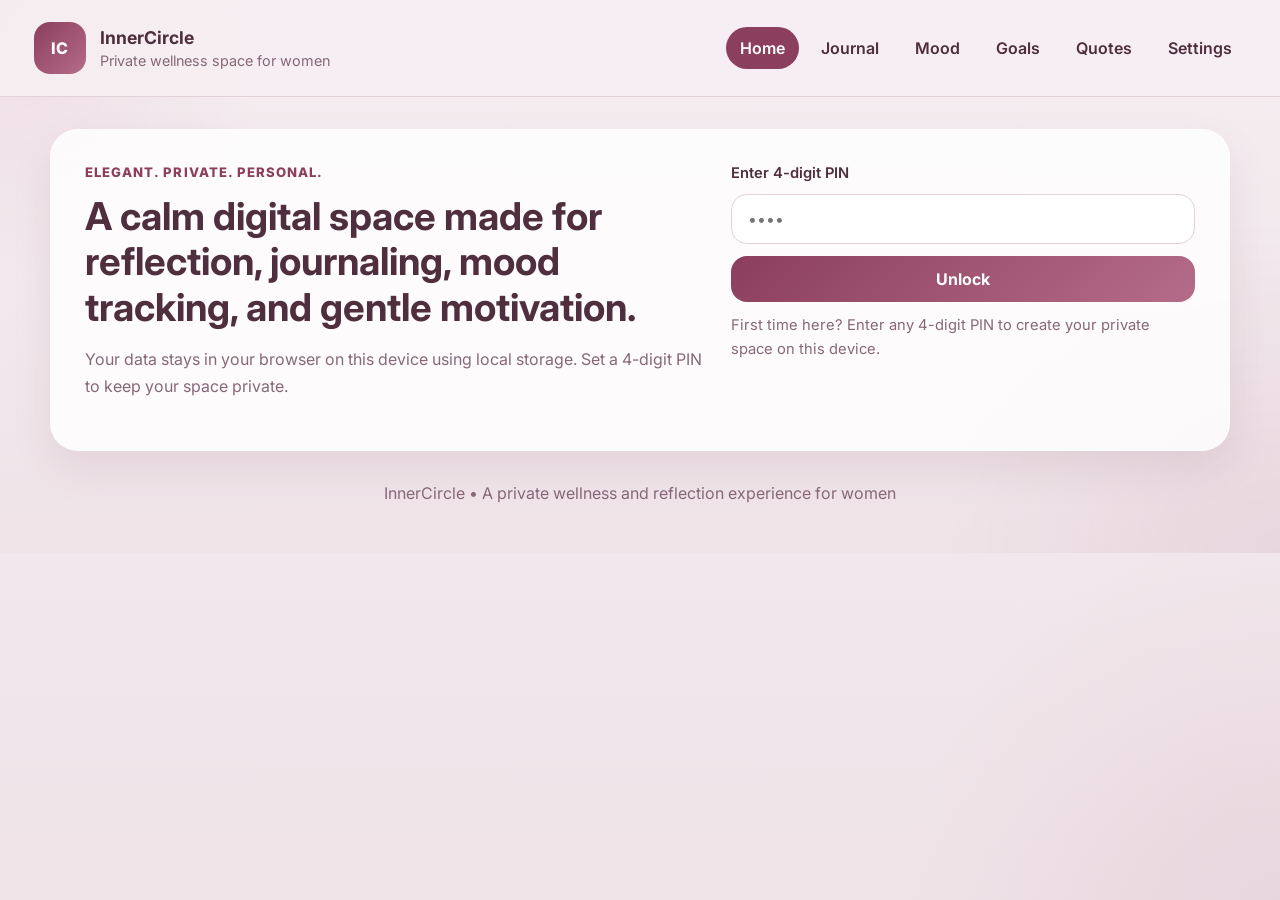
<file: index.html>
<!DOCTYPE html>
<html lang="en">
<head>
  <meta charset="UTF-8" />
  <meta name="viewport" content="width=device-width, initial-scale=1.0" />
  <title>InnerCircle | Home</title>
  <link rel="preconnect" href="https://fonts.googleapis.com">
  <link rel="preconnect" href="https://fonts.gstatic.com" crossorigin>
  <link href="https://fonts.googleapis.com/css2?family=Inter:wght@400;500;600;700;800&display=swap" rel="stylesheet">
  <link rel="stylesheet" href="style.css" />
</head>
<body data-page="home">
  <header class="site-header">
    <div class="brand">
      <div class="brand-mark">IC</div>
      <div>
        <h1>InnerCircle</h1>
        <p>Private wellness space for women</p>
      </div>
    </div>

    <nav class="navbar">
      <a href="index.html" class="active">Home</a>
      <a href="journal.html">Journal</a>
      <a href="mood.html">Mood</a>
      <a href="goals.html">Goals</a>
      <a href="quotes.html">Quotes</a>
      <a href="settings.html">Settings</a>
    </nav>
  </header>

  <main class="page-shell">
    <section id="authScreen" class="hero-card">
      <div class="hero-copy">
        <p class="eyebrow">Elegant. Private. Personal.</p>
        <h2>A calm digital space made for reflection, journaling, mood tracking, and gentle motivation.</h2>
        <p class="subtext">
          Your data stays in your browser on this device using local storage. Set a 4-digit PIN to keep your space private.
        </p>
      </div>

      <div class="auth-panel">
        <label for="pinInput">Enter 4-digit PIN</label>
        <input id="pinInput" type="password" maxlength="4" inputmode="numeric" placeholder="••••" />
        <button id="unlockBtn" class="btn btn-primary">Unlock</button>
        <p class="helper">First time here? Enter any 4-digit PIN to create your private space on this device.</p>
      </div>
    </section>

    <section id="appContent" class="hidden">
      <section class="overview-grid">
        <article class="stat-card">
          <span>Current streak</span>
          <h3 id="streakValue">0 days</h3>
        </article>
        <article class="stat-card">
          <span>Journal entries</span>
          <h3 id="entryCount">0</h3>
        </article>
        <article class="stat-card">
          <span>Goals completed</span>
          <h3 id="goalCount">0</h3>
        </article>
        <article class="stat-card">
          <span>Most logged mood</span>
          <h3 id="topMood">-</h3>
        </article>
      </section>

      <section class="content-grid">
        <article class="panel">
          <h3>Welcome back</h3>
          <p id="welcomeMessage" class="subtext"></p>
          <div class="button-row">
            <a href="journal.html" class="btn btn-primary">Open Journal</a>
            <a href="quotes.html" class="btn btn-secondary">View Quotes</a>
          </div>
        </article>

        <article class="panel">
          <h3>Personalized insight</h3>
          <div id="insightCard" class="soft-card"></div>
        </article>
      </section>
    </section>
  </main>

  <footer class="site-footer">
    <p>InnerCircle • A private wellness and reflection experience for women</p>
  </footer>

  <script src="app.js"></script>
</body>
</html>
</file>
<file: style.css>
:root {
  --bg: #f6eef2;
  --bg-2: #efe3e8;
  --panel: rgba(255,255,255,0.82);
  --line: #e3d1d8;
  --text: #4f2e3d;
  --muted: #866878;
  --accent: #8b3f5c;
  --accent-2: #b56c88;
  --accent-3: #d9b2c1;
  --white: #ffffff;
  --shadow: 0 18px 40px rgba(103, 55, 76, 0.10);
}

* {
  box-sizing: border-box;
}

html, body {
  margin: 0;
  min-height: 100%;
  font-family: "Inter", sans-serif;
  color: var(--text);
  background:
    radial-gradient(circle at top left, rgba(181,108,136,0.12) 0%, transparent 20%),
    radial-gradient(circle at bottom right, rgba(139,63,92,0.08) 0%, transparent 24%),
    linear-gradient(180deg, var(--bg) 0%, var(--bg-2) 100%);
}

.hidden {
  display: none !important;
}

.site-header {
  position: sticky;
  top: 0;
  z-index: 20;
  display: flex;
  justify-content: space-between;
  align-items: center;
  gap: 20px;
  padding: 22px 34px;
  backdrop-filter: blur(10px);
  background: rgba(246, 238, 242, 0.88);
  border-bottom: 1px solid var(--line);
}

.brand {
  display: flex;
  align-items: center;
  gap: 14px;
}

.brand-mark {
  width: 52px;
  height: 52px;
  display: grid;
  place-items: center;
  border-radius: 16px;
  background: linear-gradient(135deg, var(--accent), var(--accent-2));
  color: var(--white);
  font-weight: 800;
  letter-spacing: 0.04em;
}

.brand h1 {
  margin: 0;
  font-size: 1.1rem;
}

.brand p {
  margin: 4px 0 0;
  color: var(--muted);
  font-size: 0.9rem;
}

.navbar {
  display: flex;
  flex-wrap: wrap;
  gap: 8px;
}

.navbar a {
  text-decoration: none;
  color: var(--text);
  padding: 11px 14px;
  border-radius: 999px;
  font-weight: 600;
  transition: 0.2s ease;
}

.navbar a:hover,
.navbar a.active {
  background: var(--accent);
  color: var(--white);
}

.page-shell {
  width: min(1180px, calc(100% - 32px));
  margin: 32px auto;
}

.hero-card,
.panel,
.stat-card {
  background: var(--panel);
  border: 1px solid rgba(255,255,255,0.7);
  border-radius: 28px;
  box-shadow: var(--shadow);
}

.hero-card {
  display: grid;
  grid-template-columns: 1.2fr 0.9fr;
  gap: 28px;
  padding: 34px;
}

.eyebrow {
  margin: 0 0 14px;
  font-size: 0.82rem;
  letter-spacing: 0.08em;
  text-transform: uppercase;
  color: var(--accent);
  font-weight: 800;
}

.hero-card h2,
.panel h2 {
  margin: 0 0 12px;
  font-size: clamp(1.8rem, 3vw, 2.5rem);
  line-height: 1.18;
}

.subtext {
  color: var(--muted);
  line-height: 1.7;
}

.auth-panel {
  display: grid;
  gap: 12px;
  align-content: start;
}

.field-label,
.auth-panel label {
  font-size: 0.92rem;
  font-weight: 600;
}

input,
textarea,
select {
  width: 100%;
  padding: 14px 16px;
  font: inherit;
  border-radius: 16px;
  border: 1px solid var(--line);
  background: rgba(255,255,255,0.9);
  color: var(--text);
  outline: none;
}

textarea {
  resize: vertical;
}

input:focus,
textarea:focus,
select:focus {
  border-color: var(--accent);
}

.helper {
  margin: 0;
  color: var(--muted);
  line-height: 1.6;
  font-size: 0.92rem;
}

.overview-grid {
  display: grid;
  grid-template-columns: repeat(4, 1fr);
  gap: 16px;
  margin-bottom: 18px;
}

.stat-card {
  padding: 24px;
}

.stat-card span {
  color: var(--muted);
  font-size: 0.9rem;
}

.stat-card h3 {
  margin: 12px 0 0;
  font-size: 1.55rem;
}

.content-grid,
.single-panel {
  display: grid;
  gap: 18px;
}

.content-grid {
  grid-template-columns: 1.1fr 0.9fr;
}

.panel {
  padding: 26px;
}

.section-head {
  display: flex;
  justify-content: space-between;
  align-items: start;
  gap: 18px;
  margin-bottom: 14px;
}

.soft-card,
.prompt-box,
.quote-box,
.item-card {
  background: rgba(255,255,255,0.8);
  border: 1px solid var(--line);
  border-radius: 20px;
  padding: 18px;
}

.quote-box {
  font-size: 1.05rem;
  line-height: 1.8;
}

.button-row,
.input-row {
  display: flex;
  flex-wrap: wrap;
  gap: 10px;
  margin-top: 16px;
}

.input-row input {
  flex: 1;
}

.btn {
  border: none;
  border-radius: 16px;
  padding: 13px 18px;
  font: inherit;
  font-weight: 700;
  cursor: pointer;
  text-decoration: none;
  display: inline-flex;
  align-items: center;
  justify-content: center;
}

.btn-primary {
  background: linear-gradient(135deg, var(--accent), var(--accent-2));
  color: var(--white);
}

.btn-secondary {
  background: rgba(255,255,255,0.86);
  color: var(--text);
  border: 1px solid var(--line);
}

.btn-danger {
  background: #b04d6f;
  color: var(--white);
}

.stack-list {
  display: grid;
  gap: 12px;
}

.item-card strong {
  display: block;
  margin-bottom: 8px;
}

.item-meta {
  color: var(--muted);
  font-size: 0.9rem;
}

.mood-grid {
  display: grid;
  grid-template-columns: repeat(3, 1fr);
  gap: 12px;
}

.mood-btn {
  border: 1px solid var(--line);
  background: rgba(255,255,255,0.84);
  color: var(--text);
  border-radius: 18px;
  padding: 14px;
  font: inherit;
  font-weight: 600;
  cursor: pointer;
}

.mood-btn:hover {
  background: #f1dde5;
}

.settings-grid {
  display: grid;
  grid-template-columns: 1fr 1fr;
  gap: 16px;
}

.site-footer {
  text-align: center;
  color: var(--muted);
  padding: 0 20px 34px;
}

@media (max-width: 920px) {
  .site-header,
  .hero-card,
  .overview-grid,
  .content-grid,
  .settings-grid,
  .mood-grid {
    grid-template-columns: 1fr;
  }

  .site-header,
  .hero-card {
    display: grid;
  }

  .navbar {
    margin-top: 8px;
  }
}
</file>
